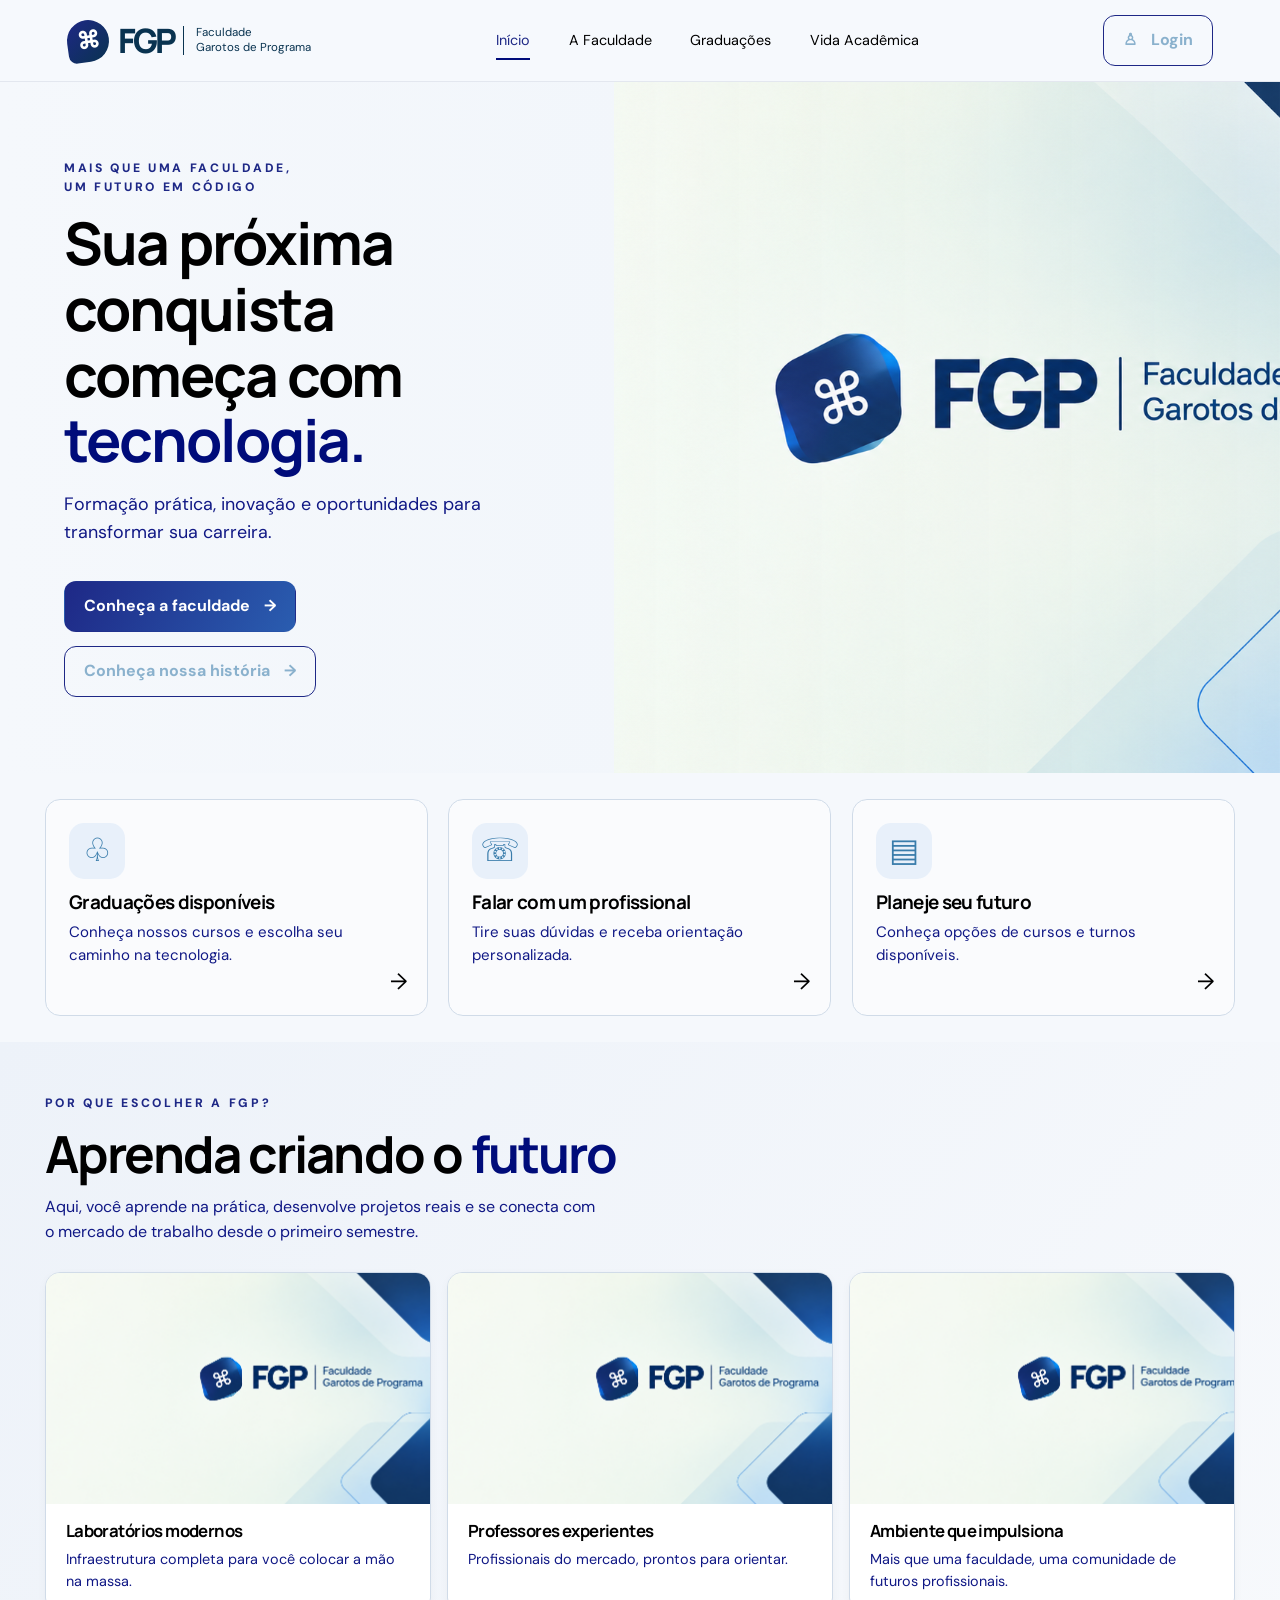
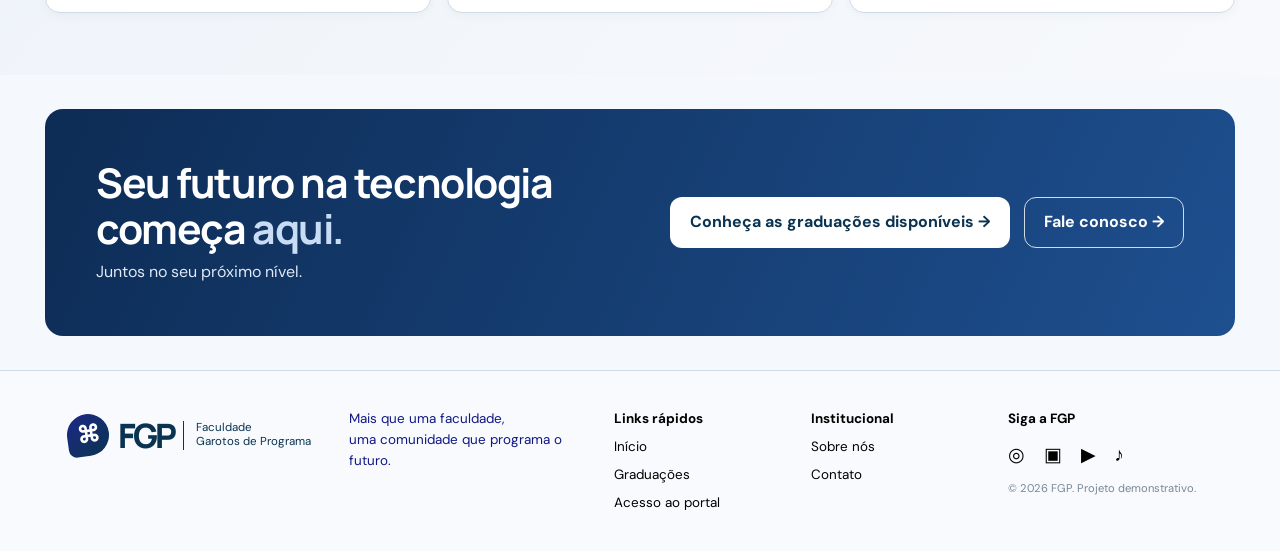
<file: frontend/index.html>
<!DOCTYPE html>
<html lang="pt-BR">
<head>
  <meta charset="UTF-8">
  <meta name="viewport" content="width=device-width, initial-scale=1.0">
  <meta name="description" content="FGP — Faculdade Garotos de Programa. Tecnologia, inovação e carreira.">
  <title>FGP | Faculdade Garotos de Programa</title>
  <link rel="stylesheet" href="css/style.css">
  <script src="js/app.js" defer></script>
</head>
<body>
  <header class="site-header">
    <a class="brand" href="index.html" aria-label="FGP página inicial">
      <span class="brand-mark">⌘</span><span class="brand-name">FGP</span>
      <span class="brand-subtitle">Faculdade<br>Garotos de Programa</span>
    </a>
    <button class="menu-toggle" aria-label="Abrir menu" aria-expanded="false">☰</button>
    <nav class="main-nav" aria-label="Navegação principal">
      <a class="active" href="index.html">Início</a>
      <a href="#sobre">A Faculdade</a>
      <a href="graduacoes.html">Graduações</a>
      <a href="#vida-academica">Vida Acadêmica</a>
    </nav>
    <a class="button button-outline header-login" href="login.html">♙ <span>Login</span></a>
  </header>

  <main>
    <section class="home-hero">
      <div class="hero-copy">
        <p class="eyebrow">MAIS QUE UMA FACULDADE,<br>UM FUTURO EM CÓDIGO</p>
        <h1>Sua próxima conquista começa com <span>tecnologia.</span></h1>
        <p>Formação prática, inovação e oportunidades para transformar sua carreira.</p>
        <div class="button-row">
          <a class="button button-primary" href="graduacoes.html">Conheça a faculdade <span>→</span></a>
          <a class="button button-outline" href="#sobre">Conheça nossa história <span>→</span></a>
        </div>
      </div>
      <div class="hero-image home-photo" role="img" aria-label="Alunos homens trabalhando juntos em um laboratório de tecnologia">
        <div class="photo-caption"></div>
      </div>
    </section>

    <section class="feature-grid container" id="vida-academica">
      <a class="feature-card" href="graduacoes.html"><span class="feature-icon">♧</span><h2>Graduações disponíveis</h2><p>Conheça nossos cursos e escolha seu caminho na tecnologia.</p><span class="card-arrow">→</span></a>
      <a class="feature-card" href="#contato"><span class="feature-icon">☏</span><h2>Falar com um profissional</h2><p>Tire suas dúvidas e receba orientação personalizada.</p><span class="card-arrow">→</span></a>
      <a class="feature-card" href="graduacoes.html#fale-conosco"><span class="feature-icon">▤</span><h2>Planeje seu futuro</h2><p>Conheça opções de cursos e turnos disponíveis.</p><span class="card-arrow">→</span></a>
    </section>

    <section class="section section-soft" id="sobre">
      <div class="container">
        <p class="eyebrow">POR QUE ESCOLHER A FGP?</p>
        <h2 class="section-title">Aprenda criando o <span>futuro</span></h2>
        <p class="section-intro">Aqui, você aprende na prática, desenvolve projetos reais e se conecta com o mercado de trabalho desde o primeiro semestre.</p>
        <div class="promo-grid">
          <article class="promo-card">
            <div class="promo-image lab-photo" role="img" aria-label="Aluno em laboratório de informática"></div>
            <div class="promo-content"><h3>Laboratórios modernos</h3><p>Infraestrutura completa para você colocar a mão na massa.</p></div>
          </article>
          <article class="promo-card">
            <div class="promo-image teamwork-photo" role="img" aria-label="Professor e alunos homens colaborando em projeto"></div>
            <div class="promo-content"><h3>Professores experientes</h3><p>Profissionais do mercado, prontos para orientar.</p></div>
          </article>
          <article class="promo-card">
            <div class="promo-image campus-photo" role="img" aria-label="Campus moderno da FGP"></div>
            <div class="promo-content"><h3>Ambiente que impulsiona</h3><p>Mais que uma faculdade, uma comunidade de futuros profissionais.</p></div>
          </article>
        </div>
      </div>
    </section>

    <section class="cta-band container">
      <div><h2>Seu futuro na tecnologia<br>começa <span>aqui.</span></h2><p>Juntos no seu próximo nível.</p></div>
      <div class="button-row"><a class="button button-light" href="graduacoes.html">Conheça as graduações disponíveis →</a><a class="button button-ghost" href="graduacoes.html#fale-conosco">Fale conosco →</a></div>
    </section>
  </main>

  <footer class="site-footer" id="contato">
    <a class="brand" href="index.html"><span class="brand-mark">⌘</span><span class="brand-name">FGP</span><span class="brand-subtitle">Faculdade<br>Garotos de Programa</span></a>
    <p>Mais que uma faculdade,<br>uma comunidade que programa o futuro.</p>
    <div class="footer-links"><strong>Links rápidos</strong><a href="index.html">Início</a><a href="graduacoes.html">Graduações</a><a href="login.html">Acesso ao portal</a></div>
    <div class="footer-links"><strong>Institucional</strong><a href="#sobre">Sobre nós</a><a href="graduacoes.html#fale-conosco">Contato</a></div>
    <div class="footer-social"><strong>Siga a FGP</strong><span>◎　▣　▶　♪</span><small>© 2026 FGP. Projeto demonstrativo.</small></div>
  </footer>
</body>
</html>
</file>
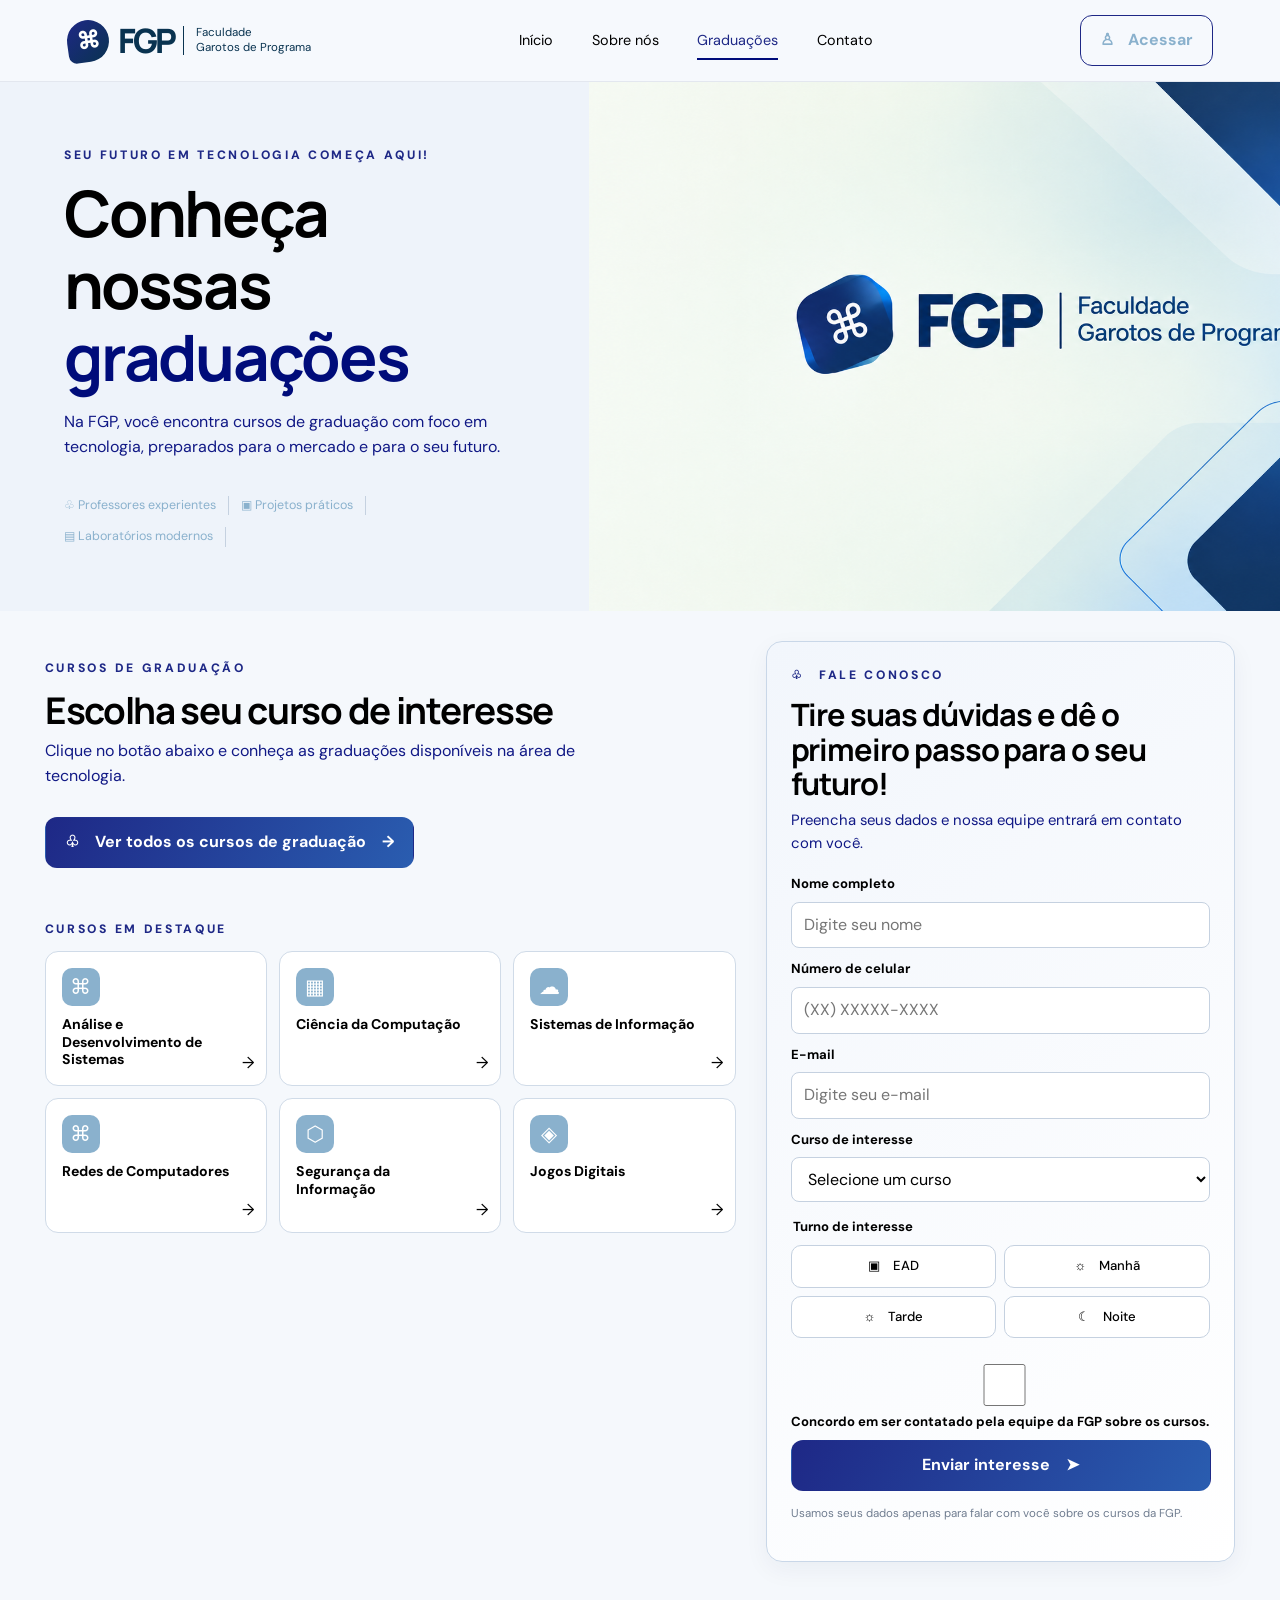
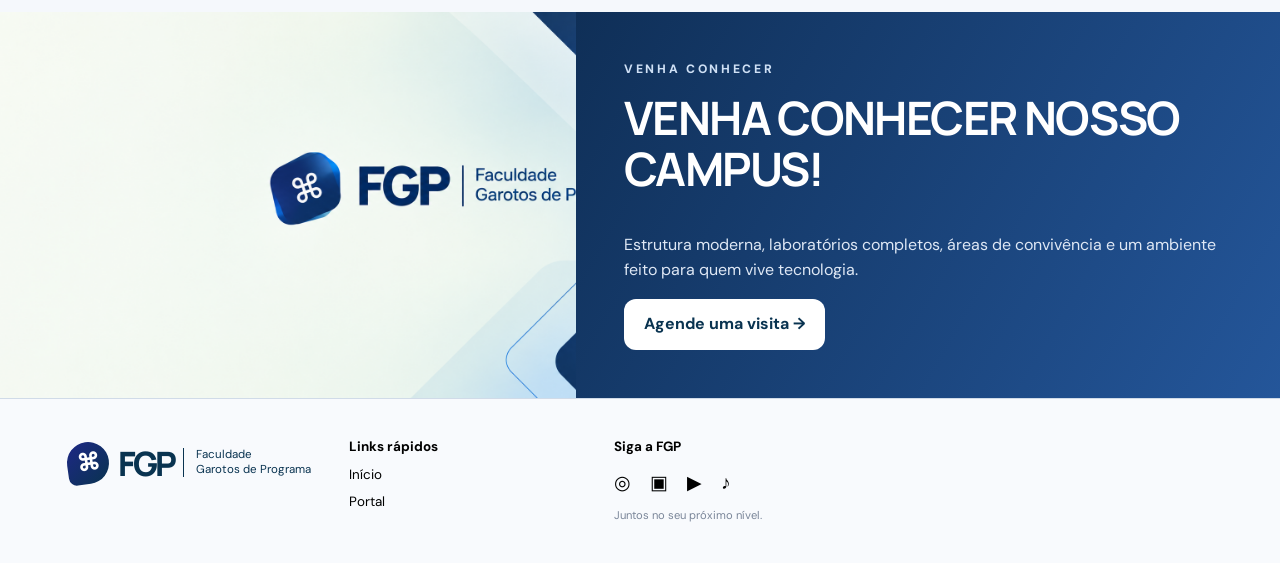
<file: frontend/graduacoes.html>
<!DOCTYPE html>
<html lang="pt-BR">
<head>
  <meta charset="UTF-8">
  <meta name="viewport" content="width=device-width, initial-scale=1.0">
  <title>Conheça nossas graduações | FGP</title>
  <link rel="stylesheet" href="css/style.css">
  <script src="js/app.js" defer></script>
</head>
<body>
  <header class="site-header">
    <a class="brand" href="index.html"><span class="brand-mark">⌘</span><span class="brand-name">FGP</span><span class="brand-subtitle">Faculdade<br>Garotos de Programa</span></a>
    <button class="menu-toggle" aria-label="Abrir menu" aria-expanded="false">☰</button>
    <nav class="main-nav"><a href="index.html">Início</a><a href="index.html#sobre">Sobre nós</a><a class="active" href="graduacoes.html">Graduações</a><a href="#fale-conosco">Contato</a></nav>
    <a class="button button-outline header-login" href="login.html">♙ <span>Acessar</span></a>
  </header>

  <main>
    <section class="degree-hero">
      <div class="degree-hero-copy">
        <p class="eyebrow">SEU FUTURO EM TECNOLOGIA COMEÇA AQUI!</p>
        <h1>Conheça nossas <span>graduações</span></h1>
        <p>Na FGP, você encontra cursos de graduação com foco em tecnologia, preparados para o mercado e para o seu futuro.</p>
        <div class="mini-benefits"><span>♧ Professores experientes</span><span>▣ Projetos práticos</span><span>▤ Laboratórios modernos</span></div>
      </div>
      <div class="degree-hero-image" role="img" aria-label="Alunos homens colaborando em projeto de tecnologia"></div>
    </section>

    <section class="degree-content container">
      <div class="degree-list-area">
        <p class="eyebrow">CURSOS DE GRADUAÇÃO</p>
        <h2>Escolha seu curso de interesse</h2>
        <p>Clique no botão abaixo e conheça as graduações disponíveis na área de tecnologia.</p>
        <button class="button button-primary course-toggle" id="course-toggle" aria-expanded="false" aria-controls="course-list">♧　Ver todos os cursos de graduação　→</button>
        <div class="course-list" id="course-list" hidden>
          <article class="course-option"><span>⌘</span><div><h3>Análise e Desenvolvimento de Sistemas</h3><p>Desenvolvimento de software, aplicações e soluções digitais.</p></div><button class="text-button choose-course" data-course="Análise e Desenvolvimento de Sistemas">Tenho interesse →</button></article>
          <article class="course-option"><span>▦</span><div><h3>Ciência da Computação</h3><p>Algoritmos, programação, inteligência artificial e computação.</p></div><button class="text-button choose-course" data-course="Ciência da Computação">Tenho interesse →</button></article>
          <article class="course-option"><span>☁</span><div><h3>Sistemas de Informação</h3><p>Tecnologia, dados e processos para organizações.</p></div><button class="text-button choose-course" data-course="Sistemas de Informação">Tenho interesse →</button></article>
          <article class="course-option"><span>⌘</span><div><h3>Redes de Computadores</h3><p>Infraestrutura, conectividade e administração de redes.</p></div><button class="text-button choose-course" data-course="Redes de Computadores">Tenho interesse →</button></article>
          <article class="course-option"><span>⬡</span><div><h3>Segurança da Informação</h3><p>Proteção de sistemas, dados e ambientes digitais.</p></div><button class="text-button choose-course" data-course="Segurança da Informação">Tenho interesse →</button></article>
          <article class="course-option"><span>◈</span><div><h3>Jogos Digitais</h3><p>Criação de jogos, experiências interativas e protótipos.</p></div><button class="text-button choose-course" data-course="Jogos Digitais">Tenho interesse →</button></article>
          <article class="course-option"><span>▤</span><div><h3>Engenharia de Software</h3><p>Arquitetura, qualidade e gestão do ciclo de desenvolvimento.</p></div><button class="text-button choose-course" data-course="Engenharia de Software">Tenho interesse →</button></article>
          <article class="course-option"><span>◉</span><div><h3>Inteligência Artificial e Dados</h3><p>Dados, automação e aplicações inteligentes.</p></div><button class="text-button choose-course" data-course="Inteligência Artificial e Dados">Tenho interesse →</button></article>
        </div>

        <div class="highlight-courses">
          <p class="eyebrow">CURSOS EM DESTAQUE</p>
          <div class="small-course-grid">
            <button class="small-course choose-course" data-course="Análise e Desenvolvimento de Sistemas"><span>⌘</span><strong>Análise e Desenvolvimento de Sistemas</strong><i>→</i></button>
            <button class="small-course choose-course" data-course="Ciência da Computação"><span>▦</span><strong>Ciência da Computação</strong><i>→</i></button>
            <button class="small-course choose-course" data-course="Sistemas de Informação"><span>☁</span><strong>Sistemas de Informação</strong><i>→</i></button>
            <button class="small-course choose-course" data-course="Redes de Computadores"><span>⌘</span><strong>Redes de Computadores</strong><i>→</i></button>
            <button class="small-course choose-course" data-course="Segurança da Informação"><span>⬡</span><strong>Segurança da Informação</strong><i>→</i></button>
            <button class="small-course choose-course" data-course="Jogos Digitais"><span>◈</span><strong>Jogos Digitais</strong><i>→</i></button>
          </div>
        </div>
      </div>

      <aside class="contact-card" id="fale-conosco">
        <p class="eyebrow">♧　FALE CONOSCO</p>
        <h2>Tire suas dúvidas e dê o primeiro passo para o seu futuro!</h2>
        <p>Preencha seus dados e nossa equipe entrará em contato com você.</p>
        <form id="lead-form">
          <label for="lead-name">Nome completo</label><input id="lead-name" name="nome" autocomplete="name" placeholder="Digite seu nome" required>
          <label for="lead-phone">Número de celular</label><input id="lead-phone" name="celular" type="tel" inputmode="tel" autocomplete="tel" placeholder="(XX) XXXXX-XXXX" required>
          <label for="lead-email">E-mail</label><input id="lead-email" name="email" type="email" autocomplete="email" placeholder="Digite seu e-mail" required>
          <label for="lead-course">Curso de interesse</label><select id="lead-course" name="curso"><option value="">Selecione um curso</option><option>Análise e Desenvolvimento de Sistemas</option><option>Ciência da Computação</option><option>Sistemas de Informação</option><option>Redes de Computadores</option><option>Segurança da Informação</option><option>Jogos Digitais</option><option>Engenharia de Software</option><option>Inteligência Artificial e Dados</option><option>Ainda estou decidindo</option></select>
          <fieldset><legend>Turno de interesse</legend><div class="turn-options">
            <label><input type="radio" name="turno" value="EAD" required><span>▣　EAD</span></label>
            <label><input type="radio" name="turno" value="Manhã"><span>☼　Manhã</span></label>
            <label><input type="radio" name="turno" value="Tarde"><span>☼　Tarde</span></label>
            <label><input type="radio" name="turno" value="Noite"><span>☾　Noite</span></label>
          </div></fieldset>
          <label class="consent-option"><input type="checkbox" id="lead-consent" name="consentimento" required> Concordo em ser contatado pela equipe da FGP sobre os cursos.</label>
          <button class="button button-primary button-full" type="submit">Enviar interesse　➤</button>
           <p class="form-note">Usamos seus dados apenas para falar com você sobre os cursos da FGP.</p>
          <div class="form-message" id="lead-message" role="status" aria-live="polite"></div>
        </form>
      </aside>
    </section>

    <section class="campus-banner">
      <div class="campus-photo" role="img" aria-label="Prédio moderno de campus universitário"></div>
      <div class="campus-copy"><p class="eyebrow">VENHA CONHECER</p><h2>VENHA CONHECER NOSSO CAMPUS!</h2><p>Estrutura moderna, laboratórios completos, áreas de convivência e um ambiente feito para quem vive tecnologia.</p><a class="button button-light" href="#fale-conosco">Agende uma visita →</a></div>
    </section>
  </main>
  <footer class="site-footer">
    <a class="brand" href="index.html"><span class="brand-mark">⌘</span><span class="brand-name">FGP</span><span class="brand-subtitle">Faculdade<br>Garotos de Programa</span></a>
    <div class="footer-links"><strong>Links rápidos</strong><a href="index.html">Início</a><a href="login.html">Portal</a></div>
    <div class="footer-social"><strong>Siga a FGP</strong><span>◎　▣　▶　♪</span><small>Juntos no seu próximo nível.</small></div>
  </footer>
</body>
</html>
</file>
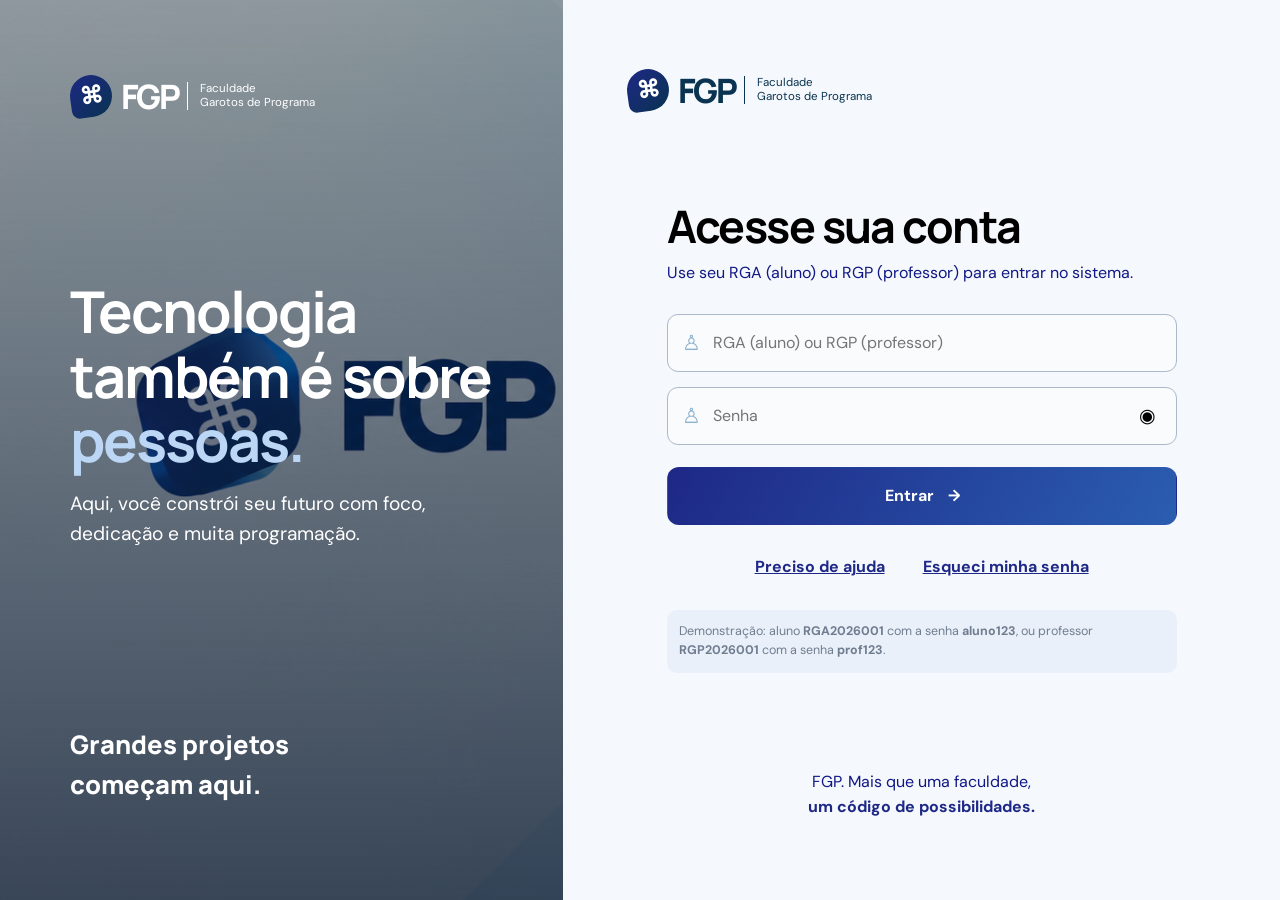
<file: frontend/login.html>
<!DOCTYPE html>
<html lang="pt-BR">
<head>
  <meta charset="UTF-8"><meta name="viewport" content="width=device-width, initial-scale=1.0">
  <title>Acesso ao portal | FGP</title><link rel="stylesheet" href="css/style.css"><script src="js/app.js" defer></script>
</head>
<body class="login-page">
  <main class="login-layout">
    <section class="login-story">
      <a class="brand brand-light" href="index.html"><span class="brand-mark">⌘</span><span class="brand-name">FGP</span><span class="brand-subtitle">Faculdade<br>Garotos de Programa</span></a>
      <div><h1>Tecnologia também é sobre <span>pessoas.</span></h1><p>Aqui, você constrói seu futuro com foco, dedicação e muita programação.</p></div>
      <p class="story-quote">Grandes projetos<br>começam aqui.</p>
    </section>
    <section class="login-panel">
      <a class="brand login-brand" href="index.html"><span class="brand-mark">⌘</span><span class="brand-name">FGP</span><span class="brand-subtitle">Faculdade<br>Garotos de Programa</span></a>
      <div class="login-box">
        <h2>Acesse sua conta</h2><p>Use seu RGA (aluno) ou RGP (professor) para entrar no sistema.</p>
        <form id="login-form">
          <label class="sr-only" for="login-id">RGA ou RGP</label><div class="input-icon"><span>♙</span><input id="login-id" name="identificador" placeholder="RGA (aluno) ou RGP (professor)" autocomplete="username" required></div>
          <label class="sr-only" for="login-password">Senha</label><div class="input-icon"><span>♙</span><input id="login-password" name="senha" type="password" placeholder="Senha" autocomplete="current-password" required><button class="password-toggle" type="button" aria-label="Mostrar senha">◉</button></div>
          <button class="button button-primary button-full" type="submit">Entrar <span>→</span></button>
          <div class="login-links"><button type="button" class="text-button" data-dialog="help-dialog">Preciso de ajuda</button><button type="button" class="text-button" data-dialog="reset-dialog">Esqueci minha senha</button></div>
           <p class="login-hint">Demonstração: aluno <b>RGA2026001</b> com a senha <b>aluno123</b>, ou professor <b>RGP2026001</b> com a senha <b>prof123</b>.</p>
          <div class="form-message" id="login-message" role="status" aria-live="polite"></div>
        </form>
      </div>
      <p class="login-tagline">FGP. Mais que uma faculdade,<br><strong>um código de possibilidades.</strong></p>
    </section>
  </main>
  <dialog id="help-dialog" class="modal"><button class="modal-close" data-close-dialog aria-label="Fechar">×</button><h2>Precisa de ajuda?</h2><p>Para este protótipo, utilize o identificador <b>aluno</b> ou <b>professor</b> e preencha uma senha de demonstração.</p><p>Em um sistema real, este espaço deve estar conectado ao suporte institucional.</p></dialog>
  <dialog id="reset-dialog" class="modal"><button class="modal-close" data-close-dialog aria-label="Fechar">×</button><h2>Recuperar senha</h2><p>A recuperação real precisa de um serviço seguro de autenticação. No protótipo, volte ao login e use as credenciais de demonstração.</p><button class="button button-primary" data-close-dialog>Entendi</button></dialog>
</body>
</html>
</file>
<file: frontend/css/style.css>
/* ==========================================================
   FGP — Folha de estilos principal
   Cores, componentes, responsividade e animações em português.
   ========================================================== */
@import url('https://fonts.googleapis.com/css2?family=DM+Sans:wght@400;500;600;700&family=Manrope:wght@400;500;600;700;800&display=swap');

:root {
  --green-950: #093350;
  --green-900: #397cab;
  --green-800: #8ab1cd;
  --green-700: #1e2886;
  --green-600: #000c7a;
  --green-200: #d6e4f3;
  --green-100: #e8f0fa;
  --cream: #f5f8fc;
  --white: #fff;
  --text: #000000;
  --muted: #101885;
  --line: #d0dbe8;
  --yellow: #2f6fd6;
  --shadow: 0 12px 35px rgba(9, 35, 80, .09);
  --radius: 18px;
  --content: 1440px;
}
* { box-sizing: border-box; }
html { scroll-behavior: smooth; scroll-padding-top: 90px; }
body { margin: 0; color: var(--text); background: var(--cream); font-family: 'DM Sans', Arial, sans-serif; line-height: 1.55; }
button, input, select, textarea { font: inherit; }
button, a { -webkit-tap-highlight-color: transparent; }
a { color: inherit; text-decoration: none; }
button { color: inherit; }
img { max-width: 100%; }
[hidden] { display: none !important; }
h1, h2, h3, h4 { font-family: 'Manrope', 'DM Sans', sans-serif; line-height: 1.12; letter-spacing: -.035em; margin-top: 0; }
p { margin-top: 0; }
.container { width: min(var(--content), calc(100% - 7vw)); margin-inline: auto; }
.eyebrow { color: var(--green-700); font-size: .76rem; font-weight: 800; letter-spacing: .22em; line-height: 1.6; margin-bottom: 12px; }
.section-title { font-size: clamp(2rem, 4vw, 3.4rem); margin-bottom: 12px; }
.section-title span, h1 span, h2 span { color: var(--green-600); }
.section-intro { max-width: 560px; color: var(--muted); margin-bottom: 28px; }
.site-header { min-height: 82px; padding: 12px 5.2%; display: flex; align-items: center; gap: 28px; justify-content: space-between; background: rgba(246, 249, 253, .96); border-bottom: 1px solid rgba(9, 35, 80, .08); position: sticky; top: 0; z-index: 20; backdrop-filter: blur(16px); }
.brand { display: inline-flex; align-items: center; gap: 9px; flex-shrink: 0; color: var(--green-950); }
.brand-mark { display: grid; place-items: center; width: 42px; height: 42px; border-radius: 50% 50% 50% 8px; background: linear-gradient(140deg, var(--green-700), var(--green-950)); color: white; font-size: 1.45rem; font-weight: 800; transform: rotate(-8deg); }
.brand-name { font-family: 'Manrope', sans-serif; font-size: 2.1rem; font-weight: 800; letter-spacing: -.08em; }
.brand-subtitle { border-left: 1px solid currentColor; padding-left: 12px; font-size: .72rem; line-height: 1.25; }
.main-nav { display: flex; align-items: center; gap: clamp(16px, 3vw, 42px); font-size: .9rem; }
.main-nav a { padding: 10px 0; position: relative; transition: color .25s ease; }
.main-nav a::after { content: ''; position: absolute; left: 0; bottom: 2px; width: 0; height: 2px; background: var(--green-600); transition: width .25s ease; }
.main-nav a:hover, .main-nav a.active { color: var(--green-700); }
.main-nav a:hover::after, .main-nav a.active::after { width: 100%; }
.button { display: inline-flex; justify-content: center; align-items: center; gap: 14px; min-height: 46px; padding: 12px 19px; border: 1px solid transparent; border-radius: 12px; font-weight: 700; cursor: pointer; text-align: center; transition: transform .22s ease, box-shadow .22s ease, background .22s ease, border-color .22s ease; }
.button:hover { transform: translateY(-3px); box-shadow: 0 9px 20px rgba(9, 35, 80, .16); }
.button:active, .dashboard-card:active, .feature-card:active { transform: translateY(0) scale(.985); }
.button-primary { background: linear-gradient(120deg, var(--green-700), #2a5db0); color: white; }
.button-primary:hover { background: var(--green-900); }
.button-outline { border-color: var(--green-700); color: var(--green-800); background: transparent; }
.button-outline:hover { background: var(--green-100); }
.button-light { color: var(--green-950); background: #fff; }
.button-ghost { border-color: rgba(255,255,255,.8); color: white; background: transparent; }
.button-full { width: 100%; }
.menu-toggle { display: none; border: 1px solid var(--line); background: white; border-radius: 10px; padding: 8px 12px; cursor: pointer; }
.home-hero { display: grid; grid-template-columns: minmax(360px, .96fr) minmax(0, 1.04fr); min-height: clamp(420px, 39vw, 610px); background: linear-gradient(90deg, var(--cream) 0%, #f2f6fb 50%, #e3ecf7 100%); }
.hero-copy { padding: clamp(40px, 6vw, 85px) 5vw; display: flex; flex-direction: column; justify-content: center; align-items: flex-start; }
.hero-copy h1 { font-size: clamp(2.5rem, 4.6vw, 4.7rem); margin-bottom: 18px; max-width: 660px; }
.hero-copy > p:not(.eyebrow) { max-width: 510px; color: var(--muted); font-size: clamp(1rem, 1.4vw, 1.2rem); }
.button-row { display: flex; flex-wrap: wrap; gap: 14px; margin-top: 16px; }
.hero-image, .degree-hero-image, .promo-image, .campus-photo, .welcome-photo, .teacher-photo { background-size: cover; background-position: center; }
.home-photo { min-height: 400px; position: relative; background-image: linear-gradient(90deg, rgba(245,248,252,.05), rgba(6,22,48,.02)), url('../assets/Banner\ corporativo\ FGP\ em\ azul\ e\ menta.png'); background-position: 60% 38%; }
.photo-caption { position: absolute; right: 9%; top: 14%; color: white; font-family: 'Manrope'; font-size: clamp(1.4rem, 2.5vw, 2.6rem); font-weight: 800; line-height: 1.04; text-shadow: 0 3px 14px #091f3d; }
.feature-grid { display: grid; grid-template-columns: repeat(3, 1fr); gap: 20px; padding-block: 26px; }
.feature-card, .dashboard-card { position: relative; text-align: left; display: block; border: 1px solid var(--line); border-radius: 15px; background: rgba(255,255,255,.46); padding: 23px; transition: transform .24s ease, box-shadow .24s ease, border-color .24s ease, background .24s ease; }
.feature-card:hover, .dashboard-card:hover { transform: translateY(-5px); box-shadow: var(--shadow); border-color: #9db3cf; background: white; }
.feature-icon { display: inline-grid; place-items: center; width: 56px; height: 56px; border-radius: 15px; background: var(--green-100); color: var(--green-900); font-size: 2rem; margin-bottom: 13px; }
.feature-card h2, .dashboard-card h3 { font-size: 1.18rem; margin-bottom: 8px; }
.feature-card p, .dashboard-card p { color: var(--muted); font-size: .94rem; margin-bottom: 24px; max-width: 300px; }
.card-arrow, .dashboard-card i { position: absolute; right: 20px; bottom: 15px; font-size: 1.4rem; font-style: normal; transition: transform .2s ease; }
.feature-card:hover .card-arrow, .dashboard-card:hover i { transform: translateX(5px); }
.section { padding-block: 52px 62px; }
.section-soft { background: linear-gradient(130deg, #edf2f9, #f7f9fc); }
.promo-grid { display: grid; grid-template-columns: repeat(3, 1fr); gap: 16px; margin-top: 26px; }
.promo-card { border: 1px solid var(--line); border-radius: 15px; overflow: hidden; background: white; box-shadow: 0 3px 10px rgba(0,0,0,.035); }
.promo-image { height: clamp(150px, 18vw, 255px); }
.lab-photo { background-image: url('../assets/Banner\ corporativo\ FGP\ em\ azul\ e\ menta.png'); background-position: 52% 28%; }
.teamwork-photo { background-image: url('../assets/Banner\ corporativo\ FGP\ em\ azul\ e\ menta.png'); background-position: 67% 35%; }
.campus-photo { background-image: url('../assets/Banner\ corporativo\ FGP\ em\ azul\ e\ menta.png'); background-position: 16% 80%; }
.promo-content { padding: 18px 20px 20px; }
.promo-content h3 { font-size: 1.05rem; margin-bottom: 7px; }
.promo-content p { color: var(--muted); font-size: .9rem; margin-bottom: 0; }
.cta-band { display: flex; justify-content: space-between; align-items: center; gap: 28px; background: linear-gradient(115deg, #0d2c55, #1e4f8f); color: white; border-radius: 18px; padding: clamp(28px, 4vw, 54px); margin-block: 34px; }
.cta-band h2 { font-size: clamp(1.7rem, 3.2vw, 2.8rem); margin-bottom: 8px; }
.cta-band h2 span { color: #c9dcf5; }
.cta-band p { margin-bottom: 0; color: #dfe8f5; }
.cta-band .button-row { margin-top: 0; justify-content: flex-end; }
.site-footer { display: grid; grid-template-columns: 1.5fr 1.4fr 1fr 1fr 1.2fr; gap: 25px; align-items: start; padding: 38px 5.2%; background: #f8fafd; border-top: 1px solid var(--line); font-size: .84rem; }
.site-footer > p { color: var(--muted); }
.footer-links { display: flex; flex-direction: column; gap: 7px; }
.footer-links a:hover { color: var(--green-600); text-decoration: underline; }
.footer-social { display: flex; flex-direction: column; gap: 10px; }
.footer-social span { font-size: 1.2rem; }
.footer-social small { color: #7a8699; }

/* Página de graduações e captação de interessados */
.degree-hero { display: grid; grid-template-columns: .92fr 1.08fr; min-height: 380px; background: #eef3fa; }
.degree-hero-copy { padding: clamp(32px, 5vw, 66px) 5vw; display: flex; flex-direction: column; justify-content: center; }
.degree-hero-copy h1 { font-size: clamp(2.7rem, 5vw, 4.5rem); margin-bottom: 18px; }
.degree-hero-copy > p:not(.eyebrow) { color: var(--muted); max-width: 490px; }
.degree-hero-image { min-height: 360px; background-image: url('../assets/Banner\ corporativo\ FGP\ em\ azul\ e\ menta.png'); background-position: 69% 35%; }
.mini-benefits { display: flex; flex-wrap: wrap; gap: 12px; margin-top: 20px; font-size: .78rem; color: var(--green-800); }
.mini-benefits span { border-right: 1px solid #c5d1e0; padding-right: 12px; }
.degree-content { display: grid; grid-template-columns: minmax(0, 1.25fr) minmax(320px, .85fr); gap: 30px; align-items: start; padding-block: 30px 50px; }
.degree-list-area { padding: 18px 0; }
.degree-list-area h2 { font-size: clamp(1.7rem, 3vw, 2.3rem); margin-bottom: 8px; }
.degree-list-area > p:not(.eyebrow) { color: var(--muted); max-width: 560px; }
.course-toggle { margin: 12px 0 28px; }
.course-list { display: grid; gap: 10px; margin-bottom: 26px; }
.course-option { display: grid; grid-template-columns: 45px 1fr auto; align-items: center; gap: 12px; padding: 15px; border: 1px solid var(--line); border-radius: 13px; background: white; animation: fade-up .35s ease both; }
.course-option > span { display: grid; place-items: center; width: 42px; height: 42px; border-radius: 12px; background: var(--green-100); font-size: 1.35rem; }
.course-option h3 { margin-bottom: 4px; font-size: 1rem; }
.course-option p { margin-bottom: 0; color: var(--muted); font-size: .84rem; }
.text-button { border: 0; background: transparent; color: var(--green-700); text-decoration: underline; font-weight: 700; cursor: pointer; padding: 8px; }
.text-button:hover { color: var(--green-950); }
.highlight-courses { margin-top: 24px; }
.small-course-grid { display: grid; grid-template-columns: repeat(3, minmax(0,1fr)); gap: 12px; }
.small-course { position: relative; text-align: left; min-height: 135px; display: flex; flex-direction: column; align-items: flex-start; gap: 10px; padding: 16px; background: #fff; border: 1px solid var(--line); border-radius: 13px; cursor: pointer; transition: transform .2s ease, box-shadow .2s ease; }
.small-course:hover { transform: translateY(-4px); box-shadow: var(--shadow); }
.small-course span { display: grid; place-items: center; width: 38px; height: 38px; border-radius: 10px; background: var(--green-800); color: white; font-size: 1.3rem; }
.small-course strong { font-size: .88rem; line-height: 1.25; padding-right: 12px; }
.small-course i { position: absolute; right: 12px; bottom: 9px; font-style: normal; }
.contact-card { padding: 24px; border: 1px solid #c9d7e8; border-radius: 16px; background: linear-gradient(145deg, #f2f6fc, white); box-shadow: 0 8px 25px rgba(9,35,80,.05); }
.contact-card h2 { font-size: clamp(1.55rem, 2.4vw, 2.1rem); margin-bottom: 9px; }
.contact-card > p:not(.eyebrow) { color: var(--muted); font-size: .93rem; }
.contact-card form { display: flex; flex-direction: column; gap: 7px; }
.contact-card label, .contact-card legend { font-size: .82rem; font-weight: 700; margin-top: 4px; }
.contact-card input:not([type=radio]), .contact-card select, .contact-card textarea { width: 100%; border: 1px solid #c5d1e0; background: white; border-radius: 8px; min-height: 42px; padding: 10px 12px; outline: none; transition: border-color .2s ease, box-shadow .2s ease; }
.contact-card input:focus, .contact-card select:focus, .contact-card textarea:focus, .input-icon:focus-within { border-color: var(--green-600); box-shadow: 0 0 0 3px rgba(42,93,176,.13); }
.contact-card fieldset { border: 0; padding: 0; margin: 8px 0 12px; }
.contact-card legend { margin-bottom: 8px; }
.turn-options { display: grid; grid-template-columns: 1fr 1fr; gap: 8px; }
.turn-options label { margin: 0; cursor: pointer; }
.turn-options input { position: absolute; opacity: 0; }
.turn-options span { display: block; padding: 10px 8px; border: 1px solid #c5d1e0; border-radius: 10px; text-align: center; background: white; font-weight: 500; transition: all .2s ease; }
.turn-options input:checked + span { border-color: var(--green-700); background: var(--green-100); box-shadow: inset 0 0 0 1px var(--green-700); }
.form-note { font-size: .72rem; color: #707d90; margin: 7px 0 0; }
.form-message { margin-top: 8px; font-size: .9rem; font-weight: 700; color: var(--green-800); }
.campus-banner { display: grid; grid-template-columns: .9fr 1.1fr; min-height: 310px; background: var(--green-900); color: white; }
.campus-banner .campus-photo { min-height: 310px; background-image: url('../assets/Banner\ corporativo\ FGP\ em\ azul\ e\ menta.png'); background-position: 16% 80%; }
.campus-copy { padding: clamp(26px, 4vw, 48px); display: flex; flex-direction: column; align-items: flex-start; justify-content: center; background: linear-gradient(120deg, #0f2f57, #24569a); }
.campus-copy .eyebrow { color: #cfe0f5; }
.campus-copy h2 { font-size: clamp(1.8rem, 3.6vw, 3rem); max-width: 700px; }
.campus-copy p:not(.eyebrow) { max-width: 600px; color: #dfe8f5; }

/* Tela de login */
.login-page { background: var(--cream); min-height: 100vh; }
.login-layout { min-height: 100vh; display: grid; grid-template-columns: .88fr 1.12fr; }
.login-story { position: relative; padding: clamp(28px, 5.5vw, 70px); display: flex; flex-direction: column; justify-content: space-between; color: white; background: linear-gradient(0deg, rgba(5,20,45,.78), rgba(5,20,45,.42)), url('../assets/Banner\ corporativo\ FGP\ em\ azul\ e\ menta.png') center / cover; overflow: hidden; }
.brand-light { color: white; }
.login-story h1 { font-size: clamp(2.4rem, 4.5vw, 4rem); max-width: 500px; margin-bottom: 16px; }
.login-story h1 span { color: #bcd6f5; }
.login-story p { max-width: 420px; font-size: clamp(1rem, 1.5vw, 1.25rem); }
.story-quote { font-weight: 800; font-family: 'Manrope'; font-size: 1.6rem !important; }
.login-panel { padding: clamp(28px, 5vw, 70px); display: flex; flex-direction: column; justify-content: space-between; }
.login-brand { align-self: flex-start; }
.login-box { width: min(100%, 510px); margin: 45px auto; }
.login-box h2 { font-size: clamp(2rem, 3.5vw, 2.8rem); margin-bottom: 10px; }
.login-box > p { color: var(--muted); margin-bottom: 28px; }
.input-icon { display: flex; align-items: center; gap: 12px; border: 1px solid #aab9cc; border-radius: 11px; padding: 0 14px; margin-bottom: 15px; min-height: 58px; background: rgba(255,255,255,.5); transition: box-shadow .2s ease, border-color .2s ease; }
.input-icon > span { font-size: 1.3rem; color: var(--green-800); }
.input-icon input { flex: 1; min-width: 0; border: 0; outline: 0; background: transparent; padding: 14px 0; }
.password-toggle { border: 0; background: transparent; cursor: pointer; font-size: 1.2rem; }
.login-box .button { margin-top: 7px; min-height: 58px; }
.login-links { display: flex; justify-content: center; gap: 22px; flex-wrap: wrap; margin-top: 22px; }
.login-hint { font-size: .78rem; color: #707d90; background: #e9f0f9; border-radius: 10px; padding: 12px; margin-top: 22px; }
.login-tagline { align-self: center; text-align: center; color: var(--muted); }
.login-tagline strong { color: var(--green-700); }
.sr-only { position: absolute; width: 1px; height: 1px; padding: 0; margin: -1px; overflow: hidden; clip: rect(0,0,0,0); white-space: nowrap; border: 0; }
.modal { width: min(92vw, 480px); border: 1px solid var(--line); border-radius: 18px; padding: 28px; color: var(--text); box-shadow: var(--shadow); }
.modal::backdrop { background: rgba(4, 18, 40, .55); backdrop-filter: blur(4px); }
.modal-close { float: right; border: 0; background: transparent; font-size: 1.8rem; cursor: pointer; }

/* Portais do aluno e do professor */
.portal-page { min-height: 100vh; background: #f5f8fc; }
.portal-sidebar { width: 242px; position: fixed; inset: 0 auto 0 0; z-index: 30; display: flex; flex-direction: column; background: linear-gradient(180deg, #0a2445, #133a6b); color: white; padding: 20px 0; }
.portal-sidebar > .brand { padding: 0 20px 24px; border-bottom: 1px solid rgba(255,255,255,.15); }
.portal-sidebar .brand-name { font-size: 1.8rem; }
.portal-sidebar .brand-mark { width: 36px; height: 36px; font-size: 1.1rem; }
.portal-sidebar .brand-subtitle { font-size: .63rem; padding-left: 8px; }
.portal-nav { display: flex; flex-direction: column; padding-top: 16px; gap: 3px; }
.portal-nav a { padding: 14px 20px; color: #dfe8f5; border-left: 4px solid transparent; transition: background .2s ease, padding-left .2s ease; font-size: .91rem; }
.portal-nav a:hover, .portal-nav a.active { background: rgba(255,255,255,.12); border-left-color: #8fc1ff; padding-left: 25px; color: white; }
.sidebar-bottom { margin-top: auto; text-align: center; padding: 20px; color: #d8e4f3; }
.sidebar-bottom .brand-mark { margin: auto; background: rgba(255,255,255,.13); }
.sidebar-bottom p { font-size: .88rem; margin: 12px 0; }
.logout-link { display: inline-block; margin-top: 8px; font-size: .82rem; color: #d3e2f5; text-decoration: underline; }
.portal-main { margin-left: 242px; min-width: 0; }
.portal-header { height: 76px; padding: 12px clamp(18px, 3vw, 42px); display: flex; align-items: center; justify-content: space-between; background: rgba(252,253,255,.95); border-bottom: 1px solid #dde4ee; position: sticky; top: 0; z-index: 15; backdrop-filter: blur(12px); }
.user-menu { display: flex; align-items: center; gap: 10px; font-size: .88rem; }
.notification { font-size: 1.3rem; margin-right: 7px; }
.avatar { display: grid; place-items: center; width: 34px; height: 34px; border-radius: 50%; background: var(--green-900); color: white; font-weight: 800; }
.logout-small { margin-left: 8px; color: var(--green-700); text-decoration: underline; }
.portal-welcome { min-height: 300px; display: grid; grid-template-columns: .95fr 1.05fr; align-items: stretch; background: linear-gradient(90deg, #f6f9fd, #e9f0f9); overflow: hidden; }
.portal-welcome > div:first-child { align-self: center; padding: 36px clamp(24px, 3vw, 48px); position: relative; z-index: 1; }
.portal-welcome h1 { font-size: clamp(2.4rem, 4.3vw, 4.2rem); margin-bottom: 12px; color: var(--green-950); }
.portal-welcome h2 { font-size: clamp(1.1rem, 1.8vw, 1.55rem); font-weight: 600; margin-bottom: 12px; }
.portal-welcome p:not(.eyebrow) { max-width: 500px; color: var(--muted); font-size: .94rem; }
.welcome-photo { min-height: 280px; background-image: linear-gradient(90deg, rgba(245,248,252,.55), transparent 30%), url('../assets/Banner\ corporativo\ FGP\ em\ azul\ e\ menta.png'); background-position: center 36%; }
.teacher-photo { min-height: 280px; background-image: linear-gradient(90deg, rgba(245,248,252,.55), transparent 30%), url('../assets/Banner\ corporativo\ FGP\ em\ azul\ e\ menta.png'); background-position: 60% 33%; }
.portal-section { padding: 24px clamp(18px, 2.7vw, 38px) 34px; }
.student-shortcuts { display: grid; grid-template-columns: repeat(4, minmax(0, 1fr)); gap: 14px; }
.dashboard-card { width: 100%; min-height: 185px; cursor: pointer; color: var(--text); font-family: inherit; }
.dashboard-card .feature-icon { width: 52px; height: 52px; font-size: 1.8rem; margin-bottom: 12px; }
.dashboard-card h3 { font-size: 1.08rem; }
.dashboard-card p { font-size: .85rem; margin-bottom: 25px; }
.wide-card { grid-column: span 2; }
.student-lower { display: grid; grid-template-columns: minmax(0, 1.5fr) minmax(250px, .9fr); gap: 18px; margin-top: 20px; }
.performance-card, .quick-info, .teacher-message { border: 1px solid #d5dfeb; border-radius: 14px; background: linear-gradient(140deg, #edf3fa, #f9fbfe); padding: clamp(18px, 2.2vw, 28px); }
.performance-card > .feature-icon { float: left; margin-right: 14px; }
.performance-card h2 { font-size: 1.35rem; padding-top: 7px; }
.performance-card > p { color: var(--muted); clear: both; }
.performance-content { display: flex; align-items: center; gap: 24px; margin: 18px 0; }
.progress-ring { width: clamp(135px, 17vw, 190px); aspect-ratio: 1; border-radius: 50%; flex-shrink: 0; display: grid; place-items: center; background: conic-gradient(var(--yellow) 0deg 270deg, #dbe3ee 270deg 360deg); position: relative; }
.progress-ring::before { content: ''; position: absolute; inset: 13px; background: #f4f7fc; border-radius: 50%; }
.progress-ring > div { z-index: 1; display: flex; flex-direction: column; align-items: center; }
.progress-ring strong { font-family: 'Manrope'; font-size: 2.4rem; line-height: 1.1; }
.progress-ring span { font-size: .68rem; font-weight: 800; letter-spacing: .14em; }
.performance-note { border-left: 1px solid #9cadc4; padding-left: 20px; }
.performance-note strong { font-size: .92rem; }
.performance-note p { color: var(--muted); font-size: .88rem; margin-top: 15px; }
.performance-card > .button { float: right; }
.quick-info h3 { font-size: 1.08rem; padding-bottom: 15px; border-bottom: 1px solid #d9e2ee; margin-bottom: 0; }
.quick-row { display: flex; align-items: flex-start; gap: 14px; padding: 15px 0; border-bottom: 1px solid #dde5ef; }
.quick-row > span { font-size: 1.5rem; color: var(--green-800); }
.quick-row > div { display: flex; flex-direction: column; gap: 4px; }
.quick-row small { color: var(--muted); font-size: .78rem; }
.quick-row strong { font-size: .88rem; }
.quick-banner { margin-top: 14px; padding: 16px; border-radius: 10px; background: var(--green-900); color: white; font-weight: 700; }
.teacher-shortcuts { display: grid; grid-template-columns: repeat(3, minmax(0, 1fr)); gap: 14px; }
.teacher-shortcuts .dashboard-card { min-height: 185px; }
.teacher-bottom-grid { display: grid; grid-template-columns: minmax(0, 1.3fr) minmax(260px, .9fr); gap: 18px; margin-top: 20px; }
.teacher-message { min-height: 260px; background: linear-gradient(120deg, #e9f1fb, #f6f9fd); }
.teacher-message .feature-icon { float: left; margin-right: 12px; }
.teacher-message h2 { font-size: 1.35rem; padding-top: 7px; }
.teacher-message p { clear: both; padding-top: 14px; max-width: 430px; }
.teacher-message small { display: block; margin-top: 36px; color: var(--green-700); }
.portal-footer { padding: 24px clamp(18px, 3vw, 42px); display: flex; justify-content: space-between; align-items: center; gap: 20px; background: #fff; border-top: 1px solid var(--line); font-size: .82rem; }
.portal-footer .brand-name { font-size: 1.7rem; }
.portal-footer .brand-mark { width: 34px; height: 34px; }
.portal-footer .brand-subtitle { font-size: .6rem; }
.detail-section { min-height: 60vh; }
.detail-section h1 { font-size: clamp(2rem, 3.5vw, 3.2rem); }
.back-button { background: transparent; border: 1px solid var(--line); border-radius: 9px; padding: 9px 14px; cursor: pointer; margin-bottom: 25px; transition: background .2s ease; }
.back-button:hover { background: var(--green-100); }
.detail-content { display: grid; grid-template-columns: repeat(2, minmax(0, 1fr)); gap: 14px; margin-top: 24px; }
.detail-panel { border: 1px solid var(--line); background: white; border-radius: 13px; padding: 20px; }
.detail-panel h3 { font-size: 1.08rem; }
.detail-panel p { color: var(--muted); }
.detail-panel input, .detail-panel textarea, .detail-panel select { width: 100%; border: 1px solid var(--line); border-radius: 8px; padding: 10px; margin: 5px 0 12px; }
.detail-panel textarea { min-height: 110px; resize: vertical; }
.detail-table { width: 100%; border-collapse: collapse; background: white; border-radius: 12px; overflow: hidden; grid-column: 1 / -1; }
.detail-table th, .detail-table td { text-align: left; padding: 13px 15px; border-bottom: 1px solid #e3e9f1; }
.detail-table th { background: var(--green-100); }

/* Animações suaves e acessibilidade */
@keyframes fade-up { from { opacity: 0; transform: translateY(9px); } to { opacity: 1; transform: translateY(0); } }
@media (prefers-reduced-motion: no-preference) {
  .feature-card, .dashboard-card, .button { will-change: transform; }
  .progress-ring { animation: ring-in 1.1s cubic-bezier(.2,.8,.2,1) both; }
  @keyframes ring-in { from { background: conic-gradient(var(--yellow) 0deg, #dbe3ee 0deg 360deg); } }
}
:focus-visible { outline: 3px solid #6fa3e8; outline-offset: 3px; }

/* Ajustes para telas menores, tablets, celulares e telas grandes */
@media (min-width: 1700px) {
  :root { --content: 1650px; }
  body { font-size: 1.08rem; }
  .portal-sidebar { width: 285px; }
  .portal-main { margin-left: 285px; }
  .portal-welcome { min-height: 360px; }
}
@media (max-width: 1100px) {
  .site-header { padding-inline: 3%; gap: 16px; }
  .main-nav { gap: 17px; }
  .home-hero { grid-template-columns: 1fr 1fr; }
  .degree-content { grid-template-columns: minmax(0, 1fr) minmax(300px, .85fr); gap: 18px; }
  .student-shortcuts { grid-template-columns: repeat(2, minmax(0, 1fr)); }
  .teacher-shortcuts { grid-template-columns: repeat(2, minmax(0, 1fr)); }
  .student-lower, .teacher-bottom-grid { grid-template-columns: 1fr; }
  .site-footer { grid-template-columns: repeat(3, 1fr); }
  .footer-social { grid-column: span 2; }
}
@media (max-width: 800px) {
  .site-header { min-height: 72px; }
  .menu-toggle { display: inline-flex; align-items: center; justify-content: center; }
  .site-header .menu-toggle { margin-left: auto; order: 2; }
  .main-nav { display: none; position: absolute; top: 100%; left: 0; right: 0; padding: 12px 5%; background: white; border-bottom: 1px solid var(--line); box-shadow: var(--shadow); flex-direction: column; align-items: stretch; gap: 0; }
  .main-nav.open { display: flex; }
  .main-nav a { padding: 12px 0; }
  .header-login { order: 3; min-height: 40px; padding: 8px 12px; }
  .header-login span { display: none; }
  .home-hero, .degree-hero { grid-template-columns: 1fr; }
  .hero-copy { padding: 40px 6%; }
  .home-photo { min-height: 320px; }
  .degree-hero-copy { padding: 36px 6%; }
  .degree-hero-image { min-height: 300px; }
  .feature-grid, .promo-grid { grid-template-columns: 1fr; }
  .promo-image { height: 240px; }
  .cta-band { flex-direction: column; align-items: flex-start; }
  .cta-band .button-row { justify-content: flex-start; }
  .site-footer { grid-template-columns: repeat(2, 1fr); }
  .degree-content { grid-template-columns: 1fr; }
  .contact-card { order: -1; }
  .small-course-grid { grid-template-columns: repeat(2, minmax(0, 1fr)); }
  .campus-banner { grid-template-columns: 1fr; }
  .campus-banner .campus-photo { min-height: 240px; }
  .login-layout { grid-template-columns: 1fr; }
  .login-story { min-height: 300px; gap: 35px; }
  .login-story .story-quote { display: none; }
  .login-panel { min-height: 650px; }
  .login-box { margin-block: 35px; }
  .portal-sidebar { width: 270px; transform: translateX(-105%); transition: transform .28s ease; box-shadow: none; }
  .portal-sidebar.open { transform: translateX(0); box-shadow: 12px 0 35px rgba(0,0,0,.2); }
  .portal-main { margin-left: 0; }
  .portal-menu-toggle { display: inline-flex; }
  .portal-welcome { grid-template-columns: 1fr; }
  .portal-welcome > div:first-child { padding: 32px 24px; }
  .welcome-photo, .teacher-photo { min-height: 270px; }
  .teacher-shortcuts { grid-template-columns: repeat(2, minmax(0, 1fr)); }
  .portal-header > span { display: none; }
  .user-menu strong { display: none; }
}
@media (max-width: 520px) {
  .container { width: calc(100% - 30px); }
  .brand-mark { width: 34px; height: 34px; font-size: 1.1rem; }
  .brand-name { font-size: 1.65rem; }
  .brand-subtitle { font-size: .58rem; padding-left: 7px; }
  .site-header { gap: 8px; padding-inline: 14px; }
  .header-login { font-size: .78rem; }
  .hero-copy h1, .degree-hero-copy h1 { font-size: 2.55rem; }
  .button-row { width: 100%; }
  .button-row .button { width: 100%; }
  .home-photo { min-height: 260px; }
  .feature-card { padding: 20px; }
  .cta-band { border-radius: 12px; padding: 25px 20px; }
  .site-footer { grid-template-columns: 1fr; padding: 28px 20px; }
  .footer-social { grid-column: auto; }
  .small-course-grid { grid-template-columns: 1fr 1fr; gap: 8px; }
  .small-course { padding: 12px; min-height: 130px; }
  .course-option { grid-template-columns: 38px 1fr; }
  .course-option > span { width: 36px; height: 36px; }
  .course-option .text-button { grid-column: 2; justify-self: start; }
  .contact-card { padding: 18px; }
  .login-story { padding: 26px 22px; min-height: 260px; }
  .login-story h1 { font-size: 2.3rem; }
  .login-panel { padding: 26px 20px; }
  .login-box { margin-block: 30px; }
  .login-links { gap: 8px; justify-content: space-between; }
  .portal-sidebar { width: min(84vw, 300px); }
  .portal-header { padding-inline: 14px; }
  .portal-section { padding: 18px 14px 26px; }
  .student-shortcuts, .teacher-shortcuts { grid-template-columns: 1fr 1fr; gap: 9px; }
  .dashboard-card { min-height: 175px; padding: 14px; }
  .dashboard-card .feature-icon { width: 42px; height: 42px; font-size: 1.4rem; }
  .dashboard-card h3 { font-size: .96rem; }
  .dashboard-card p { font-size: .78rem; }
  .wide-card { grid-column: span 2; }
  .performance-content { flex-direction: column; align-items: flex-start; }
  .performance-note { border-left: 0; border-top: 1px solid #b4c2d6; padding: 14px 0 0; }
  .performance-card > .button { float: none; width: 100%; }
  .progress-ring { width: 155px; }
  .quick-info { padding: 18px; }
  .portal-footer { flex-direction: column; align-items: flex-start; }
  .detail-content { grid-template-columns: 1fr; }
  .detail-table { font-size: .8rem; }
  .detail-table th, .detail-table td { padding: 9px 7px; }

  /* Cadastro de interessados e mensagens dos formulários */
.form-message { color: #093350; } /* texto escuro: contraste de 13:1 (o azul claro de antes tinha só 2,3:1) */
.contact-card .consent-option { display: flex; gap: 8px; align-items: flex-start; font-weight: 500; margin-top: 10px; }
.contact-card .consent-option input[type=checkbox] { width: 18px; height: 18px; min-height: 18px; margin: 2px 0 0; padding: 0; flex: none; }
.contact-card [aria-invalid="true"], .contact-card [aria-invalid="true"]:focus { border-color: #b3261e; box-shadow: 0 0 0 3px rgba(179,38,30,.15); }
}
</file>
